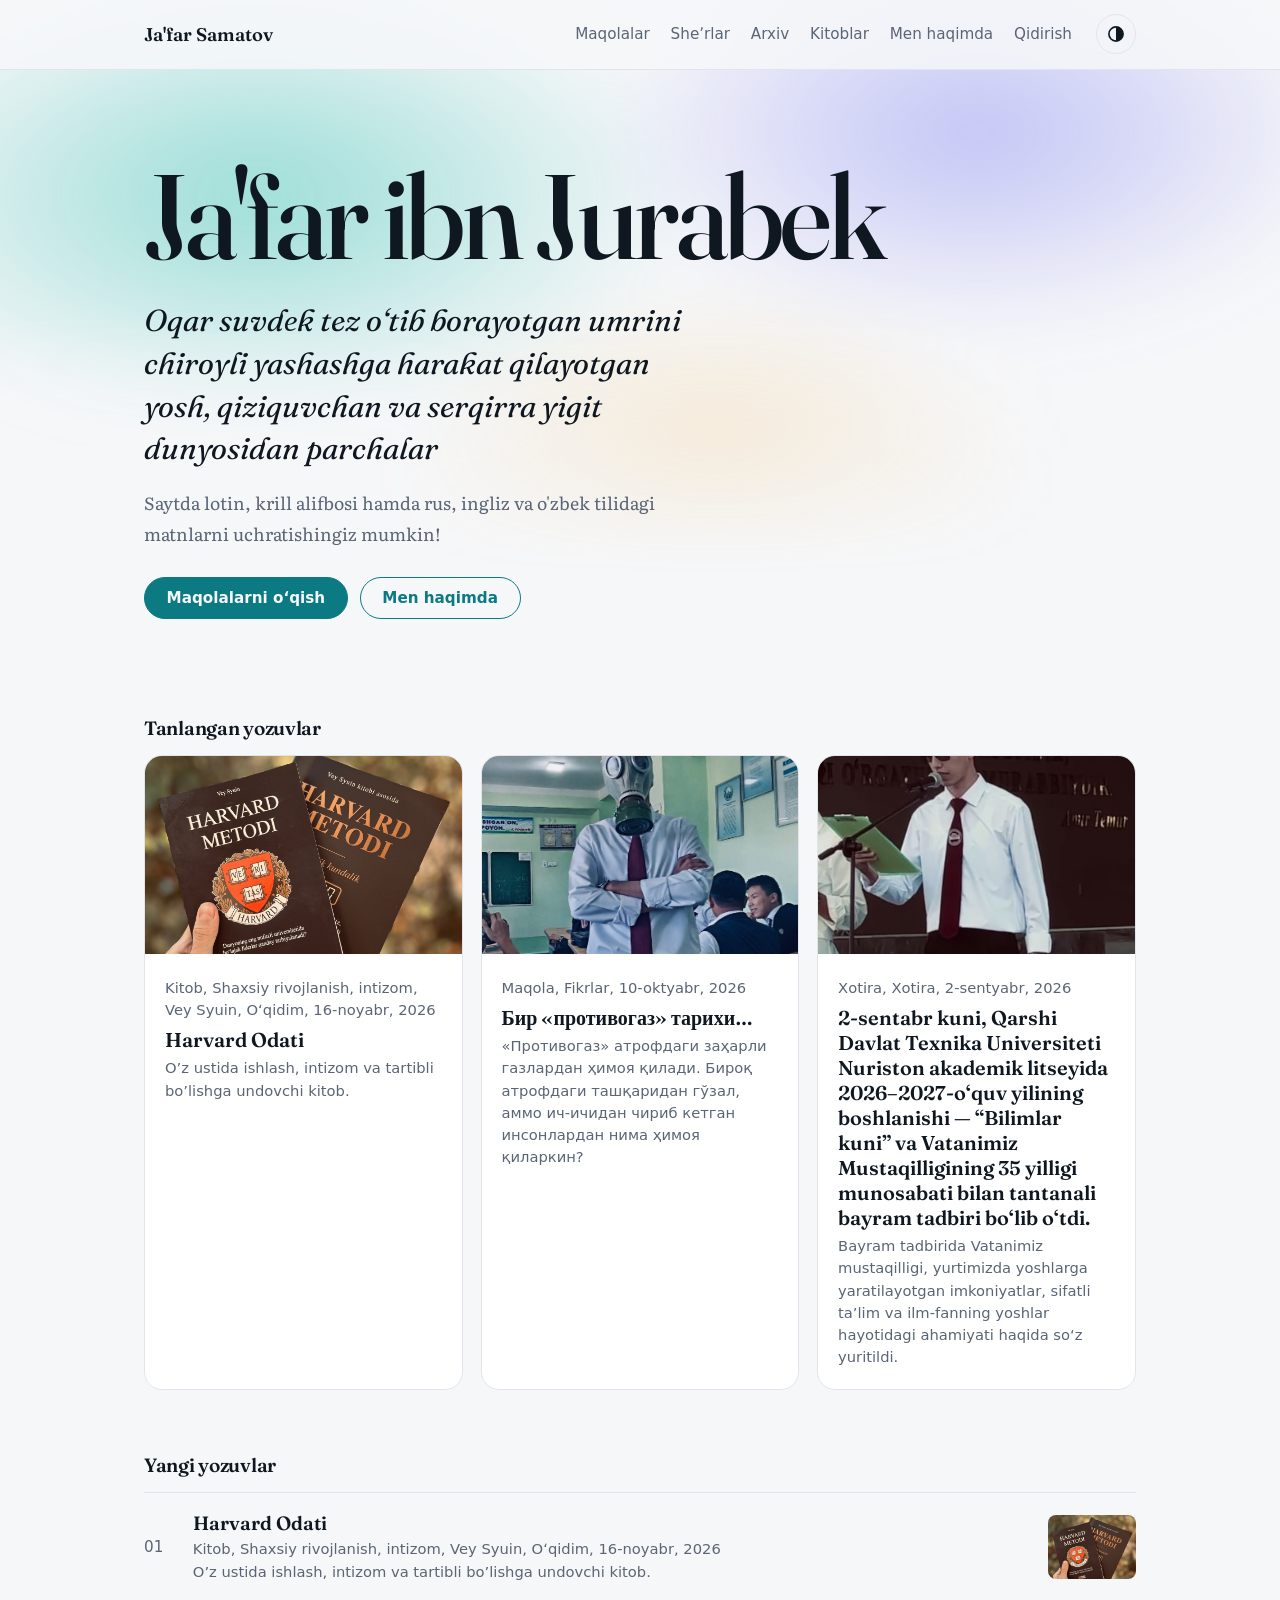
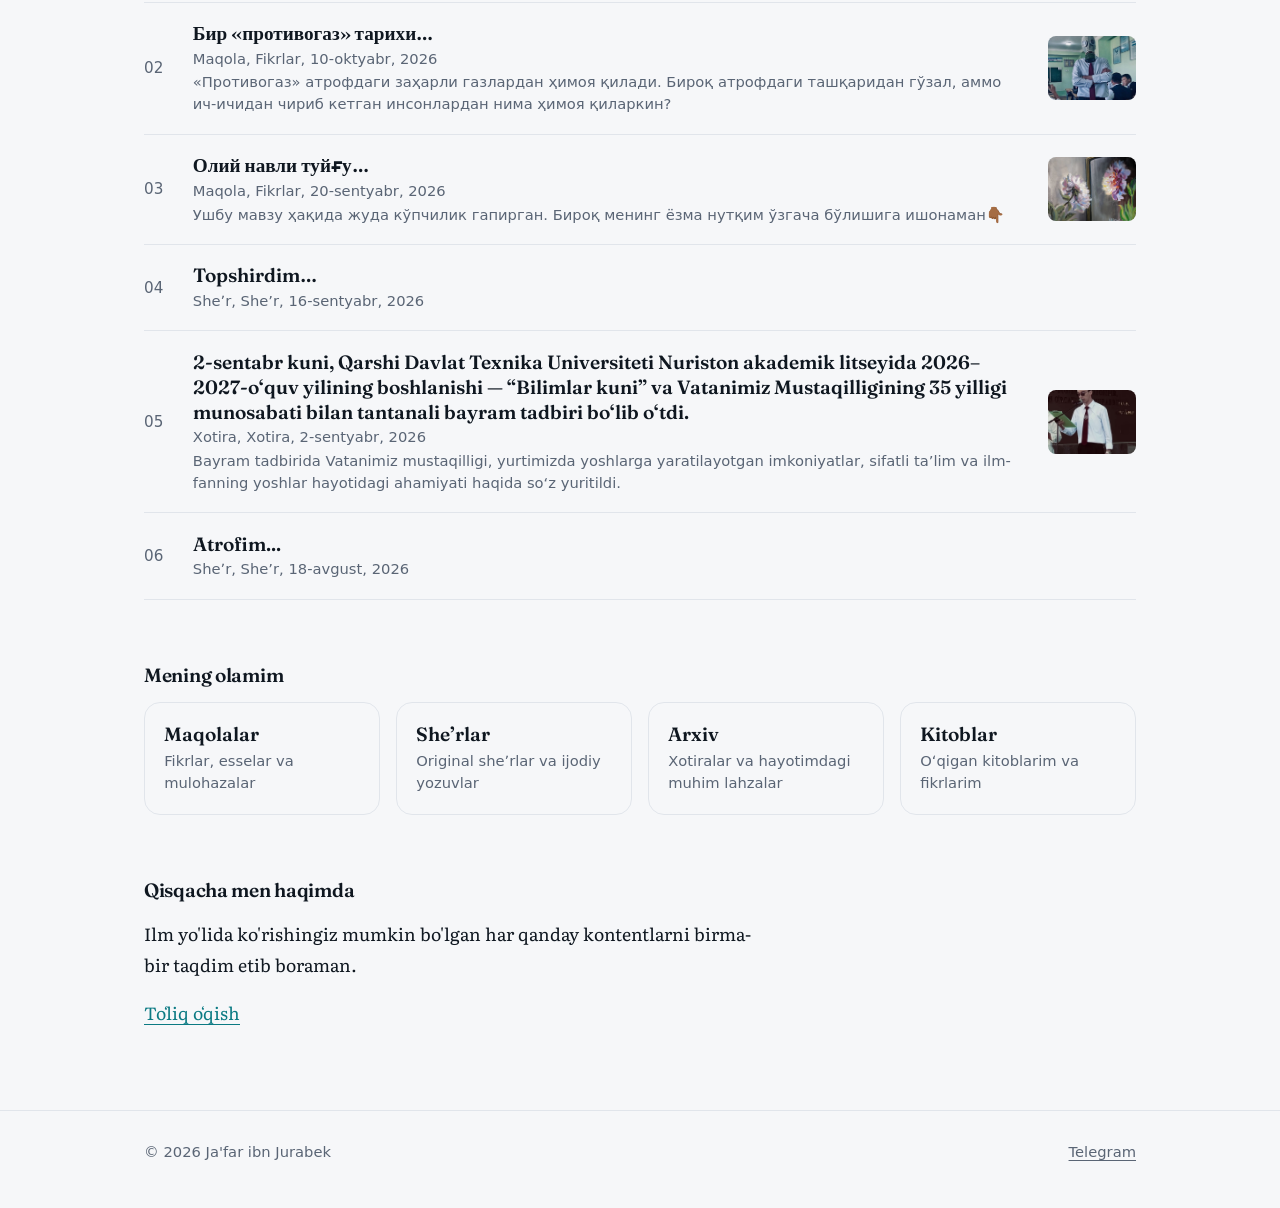
<file: index.html>
<!doctype html>
<!-- index.html: saytning yagona sahifasi (skelet). Ichini js/app.js toʻldiradi. Odatda bu faylni oʻzgartirish shart emas. -->
<html lang="uz">
<head>
<meta charset="utf-8">
<meta name="viewport" content="width=device-width, initial-scale=1, viewport-fit=cover">
<title>Shaxsiy sayt</title>
<meta name="description" content="Maqolalar, sheʼrlar va xotiralar">
<meta property="og:type" content="website">
<meta property="og:title" content="Shaxsiy sayt">
<meta name="twitter:card" content="summary">
<link rel="preconnect" href="https://fonts.googleapis.com">
<link rel="preconnect" href="https://fonts.gstatic.com" crossorigin>
<link href="https://fonts.googleapis.com/css2?family=Fraunces:ital,opsz,wght@0,9..144,400;0,9..144,600;1,9..144,400&family=Literata:opsz,wght@7..72,400;7..72,600&display=swap" rel="stylesheet">
<link rel="stylesheet" href="css/style.css">
<script>(function(){var t=null;try{t=localStorage.getItem("th")}catch(e){}if(t)document.documentElement.dataset.theme=t})()</script>
</head>
<body>
<div class="aur" aria-hidden="true"></div>
<div class="bar" id="bar" aria-hidden="true"></div>
<header id="hd"><div class="wrap">
<a class="brand" id="brand" href="#"></a>
<button class="ib" id="th" type="button" aria-label="Kun va tun rejimini almashtirish"><svg viewBox="0 0 24 24" width="20" height="20" aria-hidden="true"><circle cx="12" cy="12" r="8.5" fill="none" stroke="currentColor" stroke-width="2"/><path d="M12 3.5a8.5 8.5 0 0 1 0 17z" fill="currentColor"/></svg></button>
<button class="ib" id="mb" type="button" aria-label="Menyuni ochish" aria-expanded="false" aria-controls="nv"><svg viewBox="0 0 24 24" width="20" height="20" aria-hidden="true"><path d="M4 7h16M4 12h16M4 17h16" stroke="currentColor" stroke-width="2" stroke-linecap="round"/></svg></button>
<nav id="nv" aria-label="Asosiy menyu"></nav>
</div></header>
<main class="wrap" id="app"></main>
<footer><div class="wrap"><span id="fl"></span><span id="fr"></span></div></footer>
<noscript><p class="wrap">Saytni koʻrish uchun JavaScript yoqilgan boʻlishi kerak.</p></noscript>
<script src="js/common.js"></script>
<script src="js/app.js"></script>
</body>
</html>
</file>
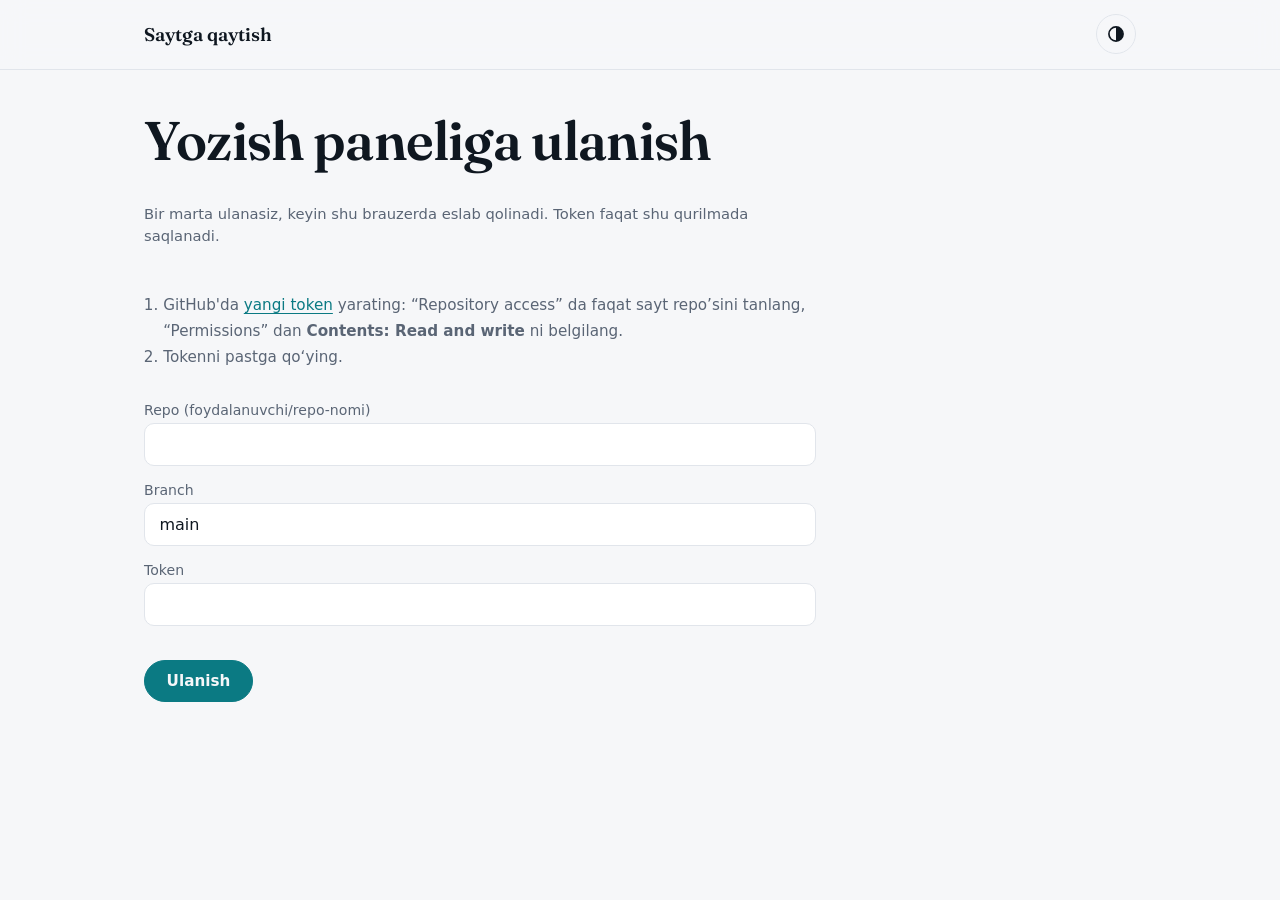
<file: admin-s1j2j3/index.html>
<!doctype html>
<!-- admin/index.html: yozish paneli sahifasi (faqat siz uchun). Manzil: sayt-manzilingiz/admin/ . Ichini admin.js toʻldiradi. -->
<html lang="uz">
<head>
<meta charset="utf-8">
<meta name="viewport" content="width=device-width, initial-scale=1, viewport-fit=cover">
<meta name="robots" content="noindex">
<title>Ja'far Samatov</title>
<link rel="preconnect" href="https://fonts.googleapis.com">
<link rel="preconnect" href="https://fonts.gstatic.com" crossorigin>
<link href="https://fonts.googleapis.com/css2?family=Fraunces:ital,opsz,wght@0,9..144,400;0,9..144,600;1,9..144,400&family=Literata:opsz,wght@7..72,400;7..72,600&display=swap" rel="stylesheet">
<link rel="stylesheet" href="../css/style.css">
<script>(function(){var t=null;try{t=localStorage.getItem("th")}catch(e){}if(t)document.documentElement.dataset.theme=t})()</script>
</head>
<body>
<header><div class="wrap"><a class="brand" href="../">Saytga qaytish</a>
<button class="ib" id="th" type="button" aria-label="Kun va tun rejimini almashtirish"><svg viewBox="0 0 24 24" width="20" height="20" aria-hidden="true"><circle cx="12" cy="12" r="8.5" fill="none" stroke="currentColor" stroke-width="2"/><path d="M12 3.5a8.5 8.5 0 0 1 0 17z" fill="currentColor"/></svg></button></div></header>
<main class="wrap" id="app"></main>
<script src="../js/common.js"></script>
<script src="admin.js"></script>
</body>
</html>
</file>
<file: css/style.css>
/* style.css: saytning butun dizayni (ranglar, shriftlar, effektlar, mobil koʻrinish). Rang va shriftlarni shu fayl boshidagi :root dan oʻzgartirasiz. Sayt ham, yozish paneli ham shuni ishlatadi. */
:root{--bg:#F6F7F9;--card:#fff;--text:#0F1720;--muted:#5A6575;--line:#E1E5EB;--accent:#0B7A83;--a1:#14b8a6;--a2:#6366f1;--a3:#f59e0b;
--disp:Fraunces,Georgia,serif;--body:Literata,Georgia,serif;--ui:system-ui,-apple-system,"Segoe UI",sans-serif;
box-sizing:border-box;padding-top:env(safe-area-inset-top,0px);padding-bottom:env(safe-area-inset-bottom,0px)}
@media (prefers-color-scheme:dark){:root:not([data-theme="light"]){--bg:#0C1014;--card:#141A21;--text:#E9ECEF;--muted:#97A3B0;--line:#232C36;--accent:#5FD3C8;color-scheme:dark}}
:root[data-theme="dark"]{--bg:#0C1014;--card:#141A21;--text:#E9ECEF;--muted:#97A3B0;--line:#232C36;--accent:#5FD3C8;color-scheme:dark}
html{scroll-padding-top:calc(env(safe-area-inset-top,0px) + 4.5rem);-webkit-text-size-adjust:100%}
*,*::before,*::after{box-sizing:inherit}
body{margin:0;position:relative;background:var(--bg);color:var(--text);font:1.1rem/1.75 var(--body);overflow-x:clip;transition:background-color .3s,color .3s}
body::before{content:"";position:fixed;inset:0 0 auto;height:env(safe-area-inset-top,0px);background:color-mix(in srgb,var(--bg) 85%,transparent);backdrop-filter:blur(12px);z-index:30}
.wrap{width:min(100% - 2.5rem,62rem);margin-inline:auto}
a{color:var(--accent);text-underline-offset:.2em}
:focus-visible{outline:2px solid var(--accent);outline-offset:3px;border-radius:3px}
[hidden]{display:none!important}
.sr{position:absolute;width:1px;height:1px;overflow:hidden;clip:rect(0 0 0 0)}
.bar{position:fixed;top:env(safe-area-inset-top,0px);left:0;right:0;height:3px;background:var(--accent);transform:scaleX(0);transform-origin:left;z-index:40}
header{position:sticky;top:env(safe-area-inset-top,0px);z-index:20;background:color-mix(in srgb,var(--bg) 85%,transparent);backdrop-filter:blur(12px);border-bottom:1px solid var(--line);font-family:var(--ui)}
header .wrap{display:flex;align-items:center;gap:.75rem 1.5rem;flex-wrap:wrap;padding-block:.9rem}
.brand{font:600 1.15rem var(--disp);color:var(--text);text-decoration:none;margin-right:auto}
nav{display:flex;gap:.2rem 1.3rem;flex-wrap:wrap;order:2}
nav a{position:relative;color:var(--muted);text-decoration:none;font-size:.95rem;font-weight:500;transition:color .2s}
nav a::after{content:"";position:absolute;left:0;right:0;bottom:-.3em;height:2px;background:var(--accent);transform:scaleX(0);transform-origin:left;transition:transform .25s}
nav a:hover,nav a[aria-current]{color:var(--text)}nav a:hover::after,nav a[aria-current]::after{transform:scaleX(1)}
.ib{order:3;width:2.5rem;height:2.5rem;display:grid;place-items:center;border-radius:50%;border:1px solid var(--line);background:none;color:var(--text);cursor:pointer;transition:border-color .2s}
.ib:hover{border-color:var(--accent)}.ib svg{transition:transform .4s}#th:hover svg{transform:rotate(180deg)}
#mb{display:none}
h1,h2,h3{font-family:var(--disp);font-weight:600;line-height:1.15;letter-spacing:-.015em;margin:0 0 1rem}
h1{font-size:clamp(1.7rem,6vw,3.4rem)}h2{font-size:1.2rem;margin-top:4rem}
.muted,.d,.s{color:var(--muted);font:.92rem/1.5 var(--ui)}
main{padding-block:2.5rem 4rem;min-height:75vh;animation:rise .5s both}
.aur{display:none;position:absolute;top:0;left:0;width:100%;height:36rem;overflow:hidden;pointer-events:none;z-index:-1;-webkit-mask-image:linear-gradient(#000 55%,transparent);mask-image:linear-gradient(#000 55%,transparent)}
body[data-r=home] .aur{display:block}
.aur::before{content:"";position:absolute;inset:-10% -10% 0;filter:blur(36px);animation:drift 18s ease-in-out infinite alternate;
background:radial-gradient(40% 50% at 25% 40%,color-mix(in srgb,var(--a1) 42%,transparent),transparent 70%),radial-gradient(35% 45% at 72% 30%,color-mix(in srgb,var(--a2) 36%,transparent),transparent 70%),radial-gradient(30% 40% at 55% 85%,color-mix(in srgb,var(--a3) 28%,transparent),transparent 70%)}
.hero{position:relative;padding-block:3rem 1rem}
.hero h1{font-size:clamp(3rem,12vw,7.5rem);line-height:.98;letter-spacing:-.03em;font-weight:500;margin-bottom:1.5rem;animation:rise .9s .05s both cubic-bezier(.2,.7,.2,1)}
.hero .lead{font:italic 400 clamp(1.3rem,3.4vw,1.9rem)/1.4 var(--disp);max-width:34rem;margin:0 0 1rem;animation:rise .9s .2s both cubic-bezier(.2,.7,.2,1)}
.hero .intro{max-width:34rem;color:var(--muted);animation:rise .9s .35s both cubic-bezier(.2,.7,.2,1)}
.acts{display:flex;gap:.75rem;flex-wrap:wrap;margin-top:1.75rem;animation:rise .9s .5s both cubic-bezier(.2,.7,.2,1)}
@keyframes rise{from{opacity:0;transform:translateY(16px)}}@keyframes drift{to{transform:translate3d(4%,7%,0) scale(1.1)}}
.btn{display:inline-block;padding:.7rem 1.35rem;border:1px solid var(--accent);border-radius:999px;background:var(--accent);color:var(--bg);font:600 .95rem var(--ui);text-decoration:none;cursor:pointer;transition:transform .2s,background-color .2s,color .2s}
.btn:hover{transform:translateY(-2px)}.btn.g{background:transparent;color:var(--accent)}.btn.g:hover{background:var(--accent);color:var(--bg)}.btn.r{border-color:#c0392b;color:#c0392b}
.grid{display:grid;grid-template-columns:repeat(auto-fit,minmax(15rem,1fr));gap:1.1rem}
.card{display:flex;flex-direction:column;gap:.35rem;background:var(--card);border:1px solid var(--line);border-radius:18px;overflow:hidden;color:inherit;text-decoration:none;transition:transform .3s,border-color .3s,box-shadow .3s}
.card:hover{transform:translateY(-4px);border-color:var(--accent);box-shadow:0 14px 34px -18px color-mix(in srgb,var(--accent) 60%,transparent)}
.card img{width:100%;aspect-ratio:16/10;object-fit:cover}.card .in{padding:1.1rem 1.25rem 1.3rem;display:grid;gap:.35rem}
.card .t{font:600 1.25rem/1.25 var(--disp)}.card.noimg{border-top:4px solid var(--accent)}
.list{list-style:none;margin:0;padding:0;counter-reset:n;border-bottom:1px solid var(--line)}
.list li{counter-increment:n;border-top:1px solid var(--line)}
.list a{display:flex;align-items:center;gap:1.25rem;padding:1.15rem 0;color:inherit;text-decoration:none;transition:transform .25s}
.list a::before{content:counter(n,decimal-leading-zero);font:500 .95rem var(--ui);color:var(--muted);min-width:1.8rem}
.list a:hover{transform:translateX(.4rem)}.list .tx{display:grid;gap:.1rem;flex:1}
.t{font:600 1.2rem/1.3 var(--disp);transition:color .2s}.list a:hover .t{color:var(--accent)}
.list img{width:5.5rem;height:4rem;object-fit:cover;border-radius:8px}
.chips{display:flex;gap:.5rem;flex-wrap:wrap;margin:0 0 1.5rem}
.chips button{padding:.35rem .95rem;border:1px solid var(--line);border-radius:999px;background:none;color:var(--muted);font:500 .9rem var(--ui);cursor:pointer;transition:all .2s}
.chips button[aria-pressed=true]{background:var(--accent);border-color:var(--accent);color:var(--bg)}
.ex{display:grid;grid-template-columns:repeat(auto-fit,minmax(13rem,1fr));gap:1rem}
.ex a{display:grid;gap:.2rem;padding:1.2rem;border:1px solid var(--line);border-radius:16px;text-decoration:none;color:inherit;transition:all .25s}
.ex a:hover{border-color:var(--accent);transform:translateY(-3px)}
.prose{max-width:38rem}.prose h2{font-size:1.45rem;margin-top:2.2rem}.prose img{max-width:100%;height:auto;border-radius:12px}
.prose figure{margin:1.8rem 0}.prose p{margin:0 0 1.2rem}
.sher .prose{font:400 1.3rem/1.85 var(--disp)}.sher .prose p{white-space:pre-line;margin-bottom:1.8rem}
.ln{display:block;animation:rise .7s both;animation-delay:calc(var(--i)*90ms)}
.cover{width:100%;max-height:26rem;object-fit:cover;border-radius:18px;margin:0 0 2rem}
.tags{display:flex;gap:.3rem 1rem;flex-wrap:wrap;list-style:none;padding:0;margin:2rem 0;font:.92rem var(--ui)}.tags a{color:var(--muted);text-decoration:none}
.pager{display:grid;grid-template-columns:1fr 1fr;gap:1rem;margin-top:3rem;padding-top:1.5rem;border-top:1px solid var(--line)}
.pager a{display:grid;gap:.1rem;color:inherit;text-decoration:none}.pager a.r{text-align:right}
input,textarea,select{width:100%;padding:.7rem .9rem;font:1rem var(--ui);color:var(--text);background:var(--card);border:1px solid var(--line);border-radius:10px}
input:focus,textarea:focus,select:focus{border-color:var(--accent);outline:none}
textarea{min-height:16rem;line-height:1.6;resize:vertical}
label{display:grid;gap:.3rem;font:500 .88rem var(--ui);color:var(--muted)}
.form{display:grid;gap:1rem;max-width:42rem}.row{display:grid;grid-template-columns:1fr 1fr;gap:1rem}.chk{display:flex;gap:.6rem;align-items:center;font:500 .95rem var(--ui);color:var(--text)}.chk input{width:auto}
.sb{display:flex;gap:.75rem}.note{padding:1rem 1.2rem;border:1px dashed var(--line);border-radius:14px;color:var(--muted);font:.95rem/1.6 var(--ui)}
.adm{display:flex;justify-content:space-between;align-items:center;gap:1rem;padding:.9rem 0;border-top:1px solid var(--line);font-family:var(--ui)}
footer{border-top:1px solid var(--line);padding-block:2rem 3rem;color:var(--muted);font:.92rem var(--ui)}footer .wrap{display:flex;flex-wrap:wrap;gap:.5rem 1.5rem;justify-content:space-between}footer a{color:var(--muted)}
.rv{opacity:0;transform:translateY(14px);transition:opacity .6s,transform .6s}.rv.in{opacity:1;transform:none}
@media (max-width:46rem){body{font-size:1.04rem}#mb{display:grid}#th{margin-left:0}nav{display:none;width:100%;order:5;flex-direction:column;gap:.7rem;padding:.4rem 0 .6rem}header[data-open] nav{display:flex}.row{grid-template-columns:1fr}.brand{margin-right:auto}}
@media (prefers-reduced-motion:reduce){*,*::before,*::after{animation:none!important;transition:none!important}.rv{opacity:1;transform:none}}
.prose h3{font-size:1.2rem;margin-top:1.8rem}.prose ul{padding-left:1.3rem;margin:0 0 1.2rem}.prose blockquote{margin:0 0 1.2rem;padding-left:1rem;border-left:3px solid var(--accent);color:var(--muted)}
.pv{border:1px solid var(--line);border-radius:14px;padding:1.2rem 1.4rem;margin-top:.5rem}.warn{color:#c0392b}.steps{padding-left:1.2rem;font:.95rem/1.7 var(--ui);color:var(--muted)}.thumb{max-width:12rem;border-radius:10px}
</file>
